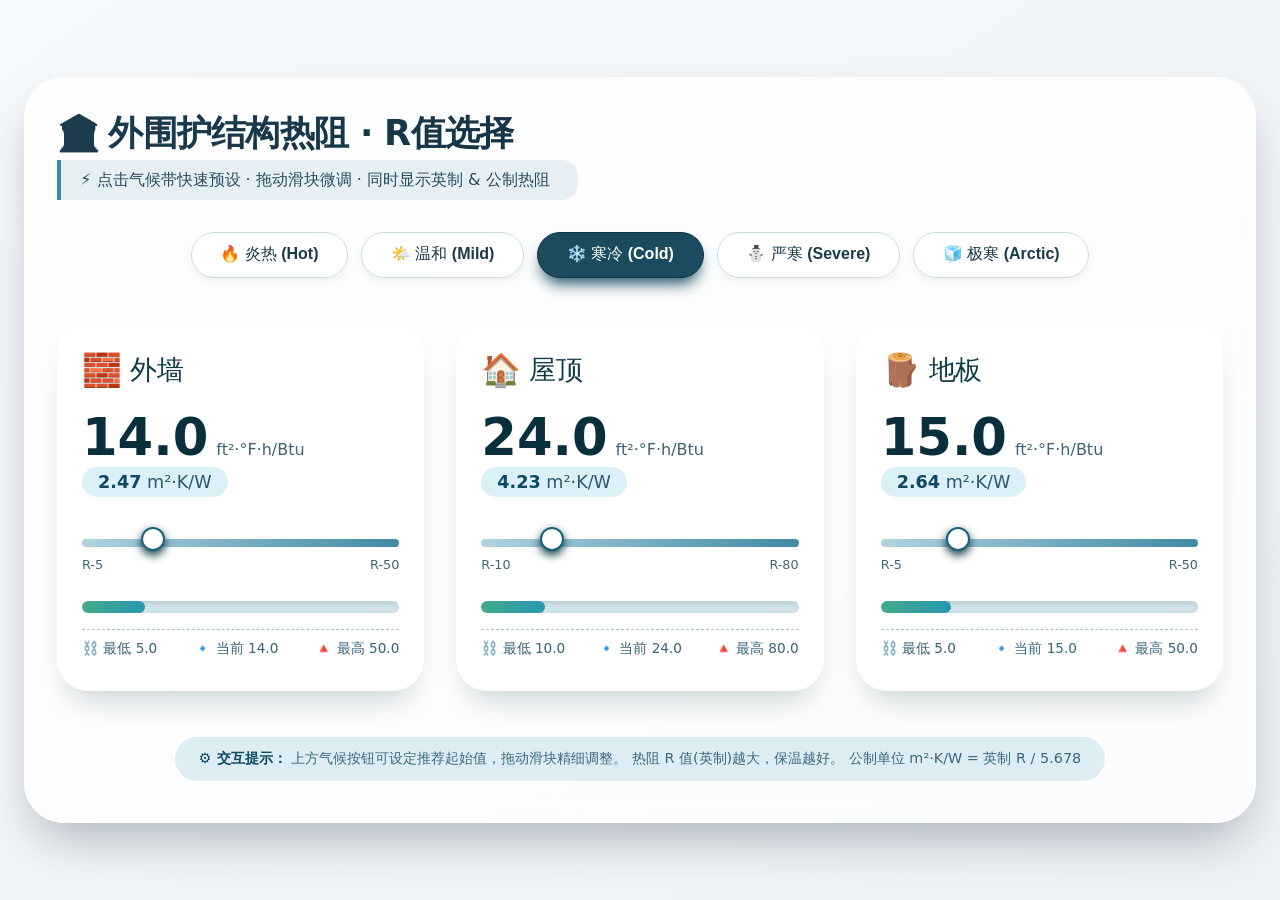
<file: index.html>
<!DOCTYPE html>
<html lang="en">
<head>
    <meta charset="UTF-8">
    <meta name="viewport" content="width=device-width, initial-scale=1.0">
    <title>建筑外围护结构 · 热阻R值选择器</title>
    <style>
        * {
            box-sizing: border-box;
            margin: 0;
            padding: 0;
        }

        body {
            font-family: 'Inter', system-ui, -apple-system, BlinkMacSystemFont, 'Segoe UI', Roboto, sans-serif;
            background: linear-gradient(145deg, #f6f9fc 0%, #eef2f5 100%);
            min-height: 100vh;
            display: flex;
            justify-content: center;
            align-items: center;
            padding: 1.5rem;
        }

        .card-panel {
            max-width: 1300px;
            width: 100%;
            background: rgba(255,255,255,0.75);
            backdrop-filter: blur(10px);
            -webkit-backdrop-filter: blur(10px);
            border-radius: 2.5rem;
            box-shadow: 0 25px 50px -12px rgba(0, 20, 40, 0.3), inset 0 1px 2px rgba(255,255,255,0.8);
            padding: 2rem 2rem 2.5rem;
            border: 1px solid rgba(255,255,255,0.5);
        }

        h1 {
            font-size: 2.2rem;
            font-weight: 600;
            letter-spacing: -0.02em;
            background: linear-gradient(145deg, #1B3B4F, #0F2A38);
            -webkit-background-clip: text;
            -webkit-text-fill-color: transparent;
            background-clip: text;
            margin-bottom: 0.2rem;
            display: flex;
            align-items: center;
            gap: 0.5rem;
        }

        .subhead {
            font-size: 1rem;
            color: #2c4b60;
            margin-bottom: 2rem;
            border-left: 4px solid #3b8ba0;
            padding-left: 1.2rem;
            background: #e6f0f4;
            border-radius: 0 1rem 1rem 0;
            width: fit-content;
            padding: 0.6rem 1.8rem 0.6rem 1.2rem;
            font-weight: 400;
        }

        /* 气候按钮组 */
        .climate-bar {
            display: flex;
            flex-wrap: wrap;
            gap: 0.8rem;
            margin-bottom: 2.8rem;
            justify-content: center;
        }

        .climate-btn {
            background: white;
            border: 1px solid #cbdae3;
            color: #1a3b47;
            padding: 0.7rem 1.8rem;
            border-radius: 40px;
            font-size: 1rem;
            font-weight: 550;
            display: inline-flex;
            align-items: center;
            gap: 0.4rem;
            cursor: pointer;
            transition: all 0.2s ease;
            box-shadow: 0 4px 8px rgba(0,20,30,0.05);
            backdrop-filter: blur(4px);
        }

        .climate-btn:hover {
            background: #e1f0f7;
            border-color: #3f8ca3;
            transform: translateY(-2px);
            box-shadow: 0 10px 18px -8px #2b6c84;
        }

        .climate-btn.active {
            background: #1a4b5e;
            border-color: #0e3340;
            color: white;
            box-shadow: 0 10px 15px -5px #164c61;
        }

        /* 三列卡片 */
        .grid-cards {
            display: grid;
            grid-template-columns: repeat(auto-fit, minmax(280px, 1fr));
            gap: 2rem;
            margin-top: 1rem;
        }

        .part-card {
            background: rgba(255, 255, 255, 0.8);
            backdrop-filter: blur(8px);
            -webkit-backdrop-filter: blur(8px);
            border-radius: 2rem;
            padding: 1.8rem 1.5rem 2rem;
            box-shadow: 0 20px 30px -12px rgba(0, 40, 50, 0.2);
            border: 1px solid rgba(255,255,255,0.7);
            transition: 0.15s;
            display: flex;
            flex-direction: column;
        }

        .part-card:hover {
            background: rgba(255, 255, 255, 0.95);
            box-shadow: 0 25px 35px -12px #1d4f63;
        }

        .card-header {
            display: flex;
            align-items: center;
            gap: 0.5rem;
            margin-bottom: 1.5rem;
        }

        .card-header h2 {
            font-size: 1.7rem;
            font-weight: 550;
            color: #0e3b48;
            letter-spacing: -0.01em;
        }

        .icon {
            font-size: 2rem;
            line-height: 1;
        }

        .rvalue-large {
            font-size: 3.2rem;
            font-weight: 650;
            color: #0a2f3c;
            line-height: 1;
            margin-bottom: 0.25rem;
            display: flex;
            align-items: baseline;
            gap: 0.3rem;
        }

        .rvalue-large small {
            font-size: 1rem;
            font-weight: 400;
            color: #3f6372;
            margin-left: 0.2rem;
        }

        .metric-row {
            font-size: 1.1rem;
            color: #2c5770;
            margin-bottom: 1rem;
            background: #dcf0f7;
            padding: 0.3rem 1rem;
            border-radius: 30px;
            display: inline-block;
            align-self: flex-start;
        }

        .metric-row span {
            font-weight: 650;
            color: #0c4a5e;
        }

        /* 滑块 */
        .slider-container {
            margin: 1.2rem 0 0.8rem;
        }

        input[type=range] {
            width: 100%;
            height: 8px;
            background: linear-gradient(90deg, #b0d3df 0%, #3f8ba3 100%);
            border-radius: 20px;
            -webkit-appearance: none;
            appearance: none;
        }

        input[type=range]::-webkit-slider-thumb {
            -webkit-appearance: none;
            width: 24px;
            height: 24px;
            background: white;
            border-radius: 50%;
            box-shadow: 0 4px 10px #0a3440;
            border: 2px solid #1c6279;
            cursor: pointer;
            margin-top: -8px;
            transition: 0.1s;
        }

        input[type=range]::-webkit-slider-thumb:hover { background: #e9f7ff; transform: scale(1.15); }
        input[type=range]::-moz-range-thumb {
            width: 24px; height: 24px; background: white; border: 2px solid #1c6279; border-radius: 50%; cursor: pointer;
        }

        .range-labels {
            display: flex;
            justify-content: space-between;
            font-size: 0.8rem;
            color: #3f6575;
            margin-top: 0.4rem;
        }

        /* 进度条可视化 */
        .progress-wrapper {
            margin: 1rem 0 0.4rem;
        }

        .progress-bg {
            width: 100%;
            height: 12px;
            background: #d0e2e9;
            border-radius: 30px;
            overflow: hidden;
            box-shadow: inset 0 2px 4px rgba(0,0,0,0.1);
        }

        .progress-fill {
            height: 100%;
            width: 40%;
            background: linear-gradient(90deg, #43aa8b, #2897b0);
            border-radius: 30px;
            transition: width 0.15s ease;
        }

        .minmax-note {
            font-size: 0.85rem;
            color: #346477;
            display: flex;
            justify-content: space-between;
            margin-top: 0.6rem;
            border-top: 1px dashed #a6c4d2;
            padding-top: 0.6rem;
        }

        .footer-note {
            margin-top: 2.8rem;
            text-align: center;
            color: #3c687b;
            font-size: 0.9rem;
            background: #deedf3;
            padding: 0.8rem 1.5rem;
            border-radius: 60px;
            width: fit-content;
            margin-left: auto;
            margin-right: auto;
            backdrop-filter: blur(4px);
            border: 1px solid white;
        }

        .footer-note strong {
            color: #0e4b5e;
            font-weight: 600;
        }
    </style>
</head>
<body>
<div class="card-panel">
    <h1>
        <span>🏛️</span> 外围护结构热阻 · R值选择
    </h1>
    <div class="subhead">
        ⚡ 点击气候带快速预设 · 拖动滑块微调 · 同时显示英制 & 公制热阻
    </div>

    <!-- 气候预设按钮 (5个) -->
    <div class="climate-bar" id="climateBar">
        <button class="climate-btn" data-preset="hot">🔥 炎热 (Hot)</button>
        <button class="climate-btn" data-preset="mild">🌤️ 温和 (Mild)</button>
        <button class="climate-btn" data-preset="cold">❄️ 寒冷 (Cold)</button>
        <button class="climate-btn" data-preset="severe">⛄ 严寒 (Severe)</button>
        <button class="climate-btn" data-preset="arctic">🧊 极寒 (Arctic)</button>
    </div>

    <!-- 三个主要构件卡片 -->
    <div class="grid-cards">
        <!-- 墙体卡片 -->
        <div class="part-card">
            <div class="card-header">
                <span class="icon">🧱</span>
                <h2>外墙</h2>
            </div>
            <div class="rvalue-large">
                <span id="wallRvalue">21.0</span> <small>ft²·°F·h/Btu</small>
            </div>
            <div class="metric-row">
                <span id="wallMetric">3.70</span> m²·K/W
            </div>
            <div class="slider-container">
                <input type="range" id="wallSlider" min="5" max="50" value="21" step="0.1">
                <div class="range-labels">
                    <span>R-5</span>
                    <span>R-50</span>
                </div>
            </div>
            <div class="progress-wrapper">
                <div class="progress-bg">
                    <div class="progress-fill" id="wallProgressFill" style="width: 35.5%;"></div>
                </div>
            </div>
            <div class="minmax-note">
                <span>⛓️ 最低 5.0</span>
                <span>🔹 当前  <span id="wallCurrentMinMax">21.0</span></span>
                <span>🔺 最高 50.0</span>
            </div>
        </div>

        <!-- 屋顶卡片 -->
        <div class="part-card">
            <div class="card-header">
                <span class="icon">🏠</span>
                <h2>屋顶</h2>
            </div>
            <div class="rvalue-large">
                <span id="roofRvalue">38.0</span> <small>ft²·°F·h/Btu</small>
            </div>
            <div class="metric-row">
                <span id="roofMetric">6.69</span> m²·K/W
            </div>
            <div class="slider-container">
                <input type="range" id="roofSlider" min="10" max="80" value="38" step="0.1">
                <div class="range-labels">
                    <span>R-10</span>
                    <span>R-80</span>
                </div>
            </div>
            <div class="progress-wrapper">
                <div class="progress-bg">
                    <div class="progress-fill" id="roofProgressFill" style="width: 40.0%;"></div>
                </div>
            </div>
            <div class="minmax-note">
                <span>⛓️ 最低 10.0</span>
                <span>🔹 当前 <span id="roofCurrentMinMax">38.0</span></span>
                <span>🔺 最高 80.0</span>
            </div>
        </div>

        <!-- 地板/楼板卡片 -->
        <div class="part-card">
            <div class="card-header">
                <span class="icon">🪵</span>
                <h2>地板</h2>
            </div>
            <div class="rvalue-large">
                <span id="floorRvalue">19.0</span> <small>ft²·°F·h/Btu</small>
            </div>
            <div class="metric-row">
                <span id="floorMetric">3.35</span> m²·K/W
            </div>
            <div class="slider-container">
                <input type="range" id="floorSlider" min="5" max="50" value="19" step="0.1">
                <div class="range-labels">
                    <span>R-5</span>
                    <span>R-50</span>
                </div>
            </div>
            <div class="progress-wrapper">
                <div class="progress-bg">
                    <div class="progress-fill" id="floorProgressFill" style="width: 31.1%;"></div>
                </div>
            </div>
            <div class="minmax-note">
                <span>⛓️ 最低 5.0</span>
                <span>🔹 当前 <span id="floorCurrentMinMax">19.0</span></span>
                <span>🔺 最高 50.0</span>
            </div>
        </div>
    </div>

    <div class="footer-note">
        <strong>⚙️ 交互提示：</strong> 上方气候按钮可设定推荐起始值，拖动滑块精细调整。
        热阻 R 值(英制)越大，保温越好。 公制单位 m²·K/W = 英制 R / 5.678
    </div>
</div>

<script>
    (function() {
        // ---------- 获取DOM元素 ----------
        const wallSlider = document.getElementById('wallSlider');
        const roofSlider = document.getElementById('roofSlider');
        const floorSlider = document.getElementById('floorSlider');

        const wallRvalue = document.getElementById('wallRvalue');
        const roofRvalue = document.getElementById('roofRvalue');
        const floorRvalue = document.getElementById('floorRvalue');

        const wallMetric = document.getElementById('wallMetric');
        const roofMetric = document.getElementById('roofMetric');
        const floorMetric = document.getElementById('floorMetric');

        const wallProgress = document.getElementById('wallProgressFill');
        const roofProgress = document.getElementById('roofProgressFill');
        const floorProgress = document.getElementById('floorProgressFill');

        // 卡片里显示当前值的辅助span (minmax区域)
        const wallCurrentMin = document.getElementById('wallCurrentMinMax');
        const roofCurrentMin = document.getElementById('roofCurrentMinMax');
        const floorCurrentMin = document.getElementById('floorCurrentMinMax');

        // 气候按钮
        const climateBtns = document.querySelectorAll('.climate-btn');

        // ---------- 气候预设数据 (英制 R值) ----------
        const presets = {
            hot:   { wall: 7.0, roof: 12.0, floor: 5.0 },
            mild:  { wall: 11.0, roof: 16.0, floor: 10.0 },
            cold:  { wall: 14.0, roof: 24.0, floor: 15.0 },
            severe:{ wall: 17.0, roof: 27.0, floor: 20.0 },
            arctic:{ wall: 20.0, roof: 30.0, floor: 25.0 }
        };

        // ---------- 通用更新函数：根据滑块当前值刷新UI ----------
        function updateAllFromSliders() {
            // 墙体
            let wVal = parseFloat(wallSlider.value);
            let wMin = parseFloat(wallSlider.min);
            let wMax = parseFloat(wallSlider.max);
            wallRvalue.textContent = wVal.toFixed(1);
            wallMetric.textContent = (wVal / 5.678).toFixed(2);
            // 进度条宽度百分比
            let wPercent = ((wVal - wMin) / (wMax - wMin)) * 100;
            wallProgress.style.width = wPercent + '%';
            if (wallCurrentMin) wallCurrentMin.textContent = wVal.toFixed(1);

            // 屋顶
            let rVal = parseFloat(roofSlider.value);
            let rMin = parseFloat(roofSlider.min);
            let rMax = parseFloat(roofSlider.max);
            roofRvalue.textContent = rVal.toFixed(1);
            roofMetric.textContent = (rVal / 5.678).toFixed(2);
            let rPercent = ((rVal - rMin) / (rMax - rMin)) * 100;
            roofProgress.style.width = rPercent + '%';
            if (roofCurrentMin) roofCurrentMin.textContent = rVal.toFixed(1);

            // 地板
            let fVal = parseFloat(floorSlider.value);
            let fMin = parseFloat(floorSlider.min);
            let fMax = parseFloat(floorSlider.max);
            floorRvalue.textContent = fVal.toFixed(1);
            floorMetric.textContent = (fVal / 5.678).toFixed(2);
            let fPercent = ((fVal - fMin) / (fMax - fMin)) * 100;
            floorProgress.style.width = fPercent + '%';
            if (floorCurrentMin) floorCurrentMin.textContent = fVal.toFixed(1);
        }

        // ---------- 应用预设 (同时会更新滑块值) ----------
        function applyPreset(presetKey) {
            const vals = presets[presetKey];
            if (!vals) return;
            wallSlider.value = vals.wall;
            roofSlider.value = vals.roof;
            floorSlider.value = vals.floor;
            updateAllFromSliders();   // 刷新数字、进度条
        }

        // ---------- 高亮当前按钮 (移除其他active) ----------
        function setActiveButton(presetKey) {
            climateBtns.forEach(btn => {
                const btnPreset = btn.getAttribute('data-preset');
                if (btnPreset === presetKey) {
                    btn.classList.add('active');
                } else {
                    btn.classList.remove('active');
                }
            });
        }

        // ---------- 给所有气候按钮绑定事件 ----------
        climateBtns.forEach(btn => {
            btn.addEventListener('click', function(e) {
                const preset = this.getAttribute('data-preset');
                applyPreset(preset);
                setActiveButton(preset);
            });
        });

        // ---------- 滑块实时监听 ----------
        wallSlider.addEventListener('input', updateAllFromSliders);
        roofSlider.addEventListener('input', updateAllFromSliders);
        floorSlider.addEventListener('input', updateAllFromSliders);

        // ---------- 页面初始化：默认寒冷(cold)高亮且应用数值 ----------
        window.addEventListener('DOMContentLoaded', function() {
            // 默认预设 'cold'
            applyPreset('cold');
            setActiveButton('cold');
        });

        // 额外确保手动修改滑块时，不改变按钮高亮（但无所谓，高亮仅用于指示上次点击的预设）
        // 但为了视觉一致性，也可以不做额外处理。当手动拖动后，按钮高亮可能依然留在之前的气候上，这符合预期：提示上次预设值。
        // 如果希望拖动后高亮取消，可增加以下逻辑：但会失去预设指示，不太必要。保持当前逻辑。

        // 附加：在更新时也同步 minmax 里的当前值（已做），另外解决初始进度条精度问题 (已在html内写style，但会被覆盖)
        // 确保初始调用一次 (但applyPreset里已经调用，并且DOMContentLoaded会触发)
        // 但以防万一，再调用一次。
        setTimeout(() => {
            // 确保所有元素渲染后数值正确
            updateAllFromSliders();
        }, 10);
    })();
</script>
<!-- 注：部分内联style中的进度条初始宽度会被脚本覆盖，无需担心 -->
</body>
</html>
</file>
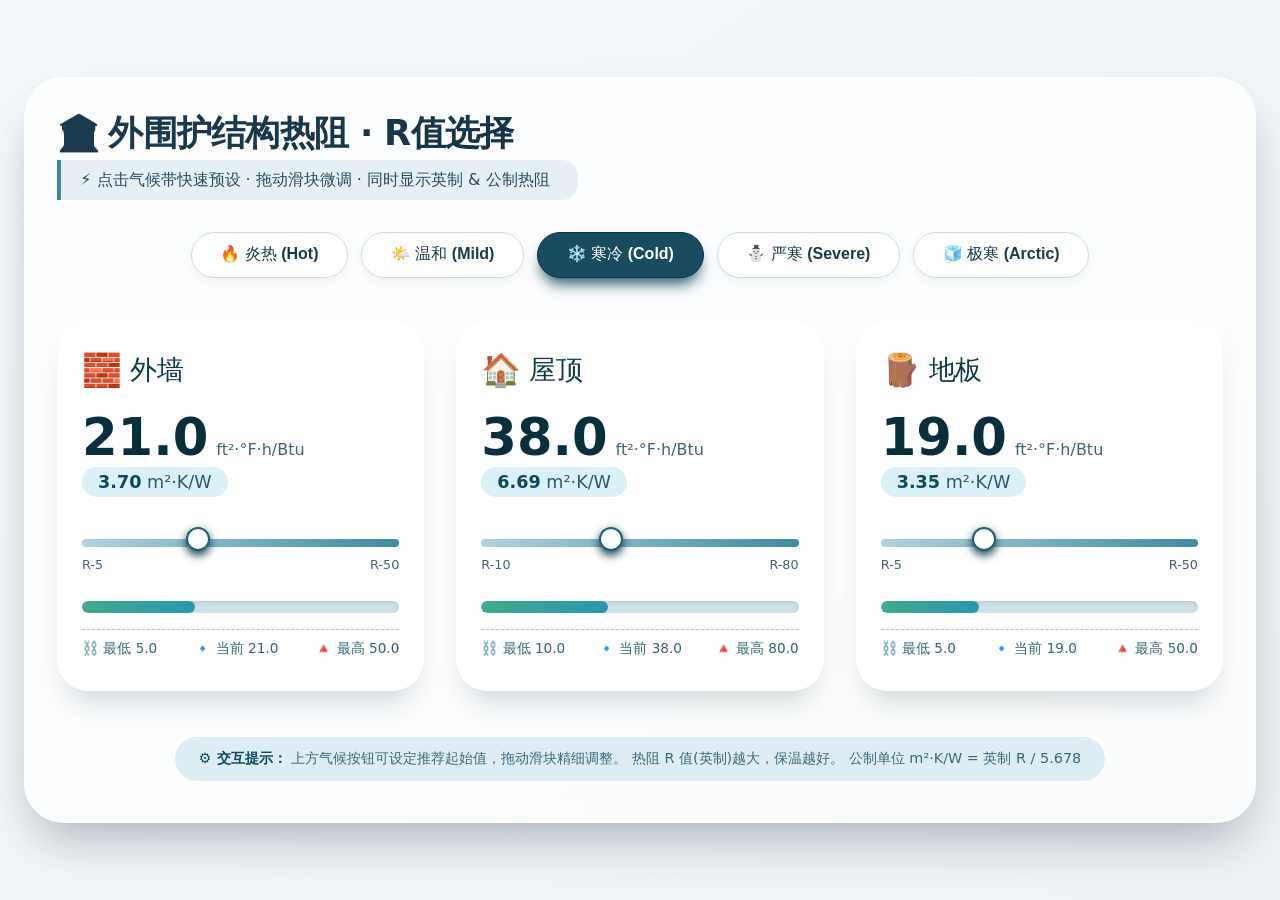
<file: deepseek_html_20260222_1e4f94.html>
<!DOCTYPE html>
<html lang="en">
<head>
    <meta charset="UTF-8">
    <meta name="viewport" content="width=device-width, initial-scale=1.0">
    <title>建筑外围护结构 · 热阻R值选择器</title>
    <style>
        * {
            box-sizing: border-box;
            margin: 0;
            padding: 0;
        }

        body {
            font-family: 'Inter', system-ui, -apple-system, BlinkMacSystemFont, 'Segoe UI', Roboto, sans-serif;
            background: linear-gradient(145deg, #f6f9fc 0%, #eef2f5 100%);
            min-height: 100vh;
            display: flex;
            justify-content: center;
            align-items: center;
            padding: 1.5rem;
        }

        .card-panel {
            max-width: 1300px;
            width: 100%;
            background: rgba(255,255,255,0.75);
            backdrop-filter: blur(10px);
            -webkit-backdrop-filter: blur(10px);
            border-radius: 2.5rem;
            box-shadow: 0 25px 50px -12px rgba(0, 20, 40, 0.3), inset 0 1px 2px rgba(255,255,255,0.8);
            padding: 2rem 2rem 2.5rem;
            border: 1px solid rgba(255,255,255,0.5);
        }

        h1 {
            font-size: 2.2rem;
            font-weight: 600;
            letter-spacing: -0.02em;
            background: linear-gradient(145deg, #1B3B4F, #0F2A38);
            -webkit-background-clip: text;
            -webkit-text-fill-color: transparent;
            background-clip: text;
            margin-bottom: 0.2rem;
            display: flex;
            align-items: center;
            gap: 0.5rem;
        }

        .subhead {
            font-size: 1rem;
            color: #2c4b60;
            margin-bottom: 2rem;
            border-left: 4px solid #3b8ba0;
            padding-left: 1.2rem;
            background: #e6f0f4;
            border-radius: 0 1rem 1rem 0;
            width: fit-content;
            padding: 0.6rem 1.8rem 0.6rem 1.2rem;
            font-weight: 400;
        }

        /* 气候按钮组 */
        .climate-bar {
            display: flex;
            flex-wrap: wrap;
            gap: 0.8rem;
            margin-bottom: 2.8rem;
            justify-content: center;
        }

        .climate-btn {
            background: white;
            border: 1px solid #cbdae3;
            color: #1a3b47;
            padding: 0.7rem 1.8rem;
            border-radius: 40px;
            font-size: 1rem;
            font-weight: 550;
            display: inline-flex;
            align-items: center;
            gap: 0.4rem;
            cursor: pointer;
            transition: all 0.2s ease;
            box-shadow: 0 4px 8px rgba(0,20,30,0.05);
            backdrop-filter: blur(4px);
        }

        .climate-btn:hover {
            background: #e1f0f7;
            border-color: #3f8ca3;
            transform: translateY(-2px);
            box-shadow: 0 10px 18px -8px #2b6c84;
        }

        .climate-btn.active {
            background: #1a4b5e;
            border-color: #0e3340;
            color: white;
            box-shadow: 0 10px 15px -5px #164c61;
        }

        /* 三列卡片 */
        .grid-cards {
            display: grid;
            grid-template-columns: repeat(auto-fit, minmax(280px, 1fr));
            gap: 2rem;
            margin-top: 1rem;
        }

        .part-card {
            background: rgba(255, 255, 255, 0.8);
            backdrop-filter: blur(8px);
            -webkit-backdrop-filter: blur(8px);
            border-radius: 2rem;
            padding: 1.8rem 1.5rem 2rem;
            box-shadow: 0 20px 30px -12px rgba(0, 40, 50, 0.2);
            border: 1px solid rgba(255,255,255,0.7);
            transition: 0.15s;
            display: flex;
            flex-direction: column;
        }

        .part-card:hover {
            background: rgba(255, 255, 255, 0.95);
            box-shadow: 0 25px 35px -12px #1d4f63;
        }

        .card-header {
            display: flex;
            align-items: center;
            gap: 0.5rem;
            margin-bottom: 1.5rem;
        }

        .card-header h2 {
            font-size: 1.7rem;
            font-weight: 550;
            color: #0e3b48;
            letter-spacing: -0.01em;
        }

        .icon {
            font-size: 2rem;
            line-height: 1;
        }

        .rvalue-large {
            font-size: 3.2rem;
            font-weight: 650;
            color: #0a2f3c;
            line-height: 1;
            margin-bottom: 0.25rem;
            display: flex;
            align-items: baseline;
            gap: 0.3rem;
        }

        .rvalue-large small {
            font-size: 1rem;
            font-weight: 400;
            color: #3f6372;
            margin-left: 0.2rem;
        }

        .metric-row {
            font-size: 1.1rem;
            color: #2c5770;
            margin-bottom: 1rem;
            background: #dcf0f7;
            padding: 0.3rem 1rem;
            border-radius: 30px;
            display: inline-block;
            align-self: flex-start;
        }

        .metric-row span {
            font-weight: 650;
            color: #0c4a5e;
        }

        /* 滑块 */
        .slider-container {
            margin: 1.2rem 0 0.8rem;
        }

        input[type=range] {
            width: 100%;
            height: 8px;
            background: linear-gradient(90deg, #b0d3df 0%, #3f8ba3 100%);
            border-radius: 20px;
            -webkit-appearance: none;
            appearance: none;
        }

        input[type=range]::-webkit-slider-thumb {
            -webkit-appearance: none;
            width: 24px;
            height: 24px;
            background: white;
            border-radius: 50%;
            box-shadow: 0 4px 10px #0a3440;
            border: 2px solid #1c6279;
            cursor: pointer;
            margin-top: -8px;
            transition: 0.1s;
        }

        input[type=range]::-webkit-slider-thumb:hover { background: #e9f7ff; transform: scale(1.15); }
        input[type=range]::-moz-range-thumb {
            width: 24px; height: 24px; background: white; border: 2px solid #1c6279; border-radius: 50%; cursor: pointer;
        }

        .range-labels {
            display: flex;
            justify-content: space-between;
            font-size: 0.8rem;
            color: #3f6575;
            margin-top: 0.4rem;
        }

        /* 进度条可视化 */
        .progress-wrapper {
            margin: 1rem 0 0.4rem;
        }

        .progress-bg {
            width: 100%;
            height: 12px;
            background: #d0e2e9;
            border-radius: 30px;
            overflow: hidden;
            box-shadow: inset 0 2px 4px rgba(0,0,0,0.1);
        }

        .progress-fill {
            height: 100%;
            width: 40%;
            background: linear-gradient(90deg, #43aa8b, #2897b0);
            border-radius: 30px;
            transition: width 0.15s ease;
        }

        .minmax-note {
            font-size: 0.85rem;
            color: #346477;
            display: flex;
            justify-content: space-between;
            margin-top: 0.6rem;
            border-top: 1px dashed #a6c4d2;
            padding-top: 0.6rem;
        }

        .footer-note {
            margin-top: 2.8rem;
            text-align: center;
            color: #3c687b;
            font-size: 0.9rem;
            background: #deedf3;
            padding: 0.8rem 1.5rem;
            border-radius: 60px;
            width: fit-content;
            margin-left: auto;
            margin-right: auto;
            backdrop-filter: blur(4px);
            border: 1px solid white;
        }

        .footer-note strong {
            color: #0e4b5e;
            font-weight: 600;
        }
    </style>
</head>
<body>
<div class="card-panel">
    <h1>
        <span>🏛️</span> 外围护结构热阻 · R值选择
    </h1>
    <div class="subhead">
        ⚡ 点击气候带快速预设 · 拖动滑块微调 · 同时显示英制 & 公制热阻
    </div>

    <!-- 气候预设按钮 (5个) -->
    <div class="climate-bar" id="climateBar">
        <button class="climate-btn" data-preset="hot">🔥 炎热 (Hot)</button>
        <button class="climate-btn" data-preset="mild">🌤️ 温和 (Mild)</button>
        <button class="climate-btn" data-preset="cold">❄️ 寒冷 (Cold)</button>
        <button class="climate-btn" data-preset="severe">⛄ 严寒 (Severe)</button>
        <button class="climate-btn" data-preset="arctic">🧊 极寒 (Arctic)</button>
    </div>

    <!-- 三个主要构件卡片 -->
    <div class="grid-cards">
        <!-- 墙体卡片 -->
        <div class="part-card">
            <div class="card-header">
                <span class="icon">🧱</span>
                <h2>外墙</h2>
            </div>
            <div class="rvalue-large">
                <span id="wallRvalue">21.0</span> <small>ft²·°F·h/Btu</small>
            </div>
            <div class="metric-row">
                <span id="wallMetric">3.70</span> m²·K/W
            </div>
            <div class="slider-container">
                <input type="range" id="wallSlider" min="5" max="50" value="21" step="0.1">
                <div class="range-labels">
                    <span>R-5</span>
                    <span>R-50</span>
                </div>
            </div>
            <div class="progress-wrapper">
                <div class="progress-bg">
                    <div class="progress-fill" id="wallProgressFill" style="width: 35.5%;"></div>
                </div>
            </div>
            <div class="minmax-note">
                <span>⛓️ 最低 5.0</span>
                <span>🔹 当前  <span id="wallCurrentMinMax">21.0</span></span>
                <span>🔺 最高 50.0</span>
            </div>
        </div>

        <!-- 屋顶卡片 -->
        <div class="part-card">
            <div class="card-header">
                <span class="icon">🏠</span>
                <h2>屋顶</h2>
            </div>
            <div class="rvalue-large">
                <span id="roofRvalue">38.0</span> <small>ft²·°F·h/Btu</small>
            </div>
            <div class="metric-row">
                <span id="roofMetric">6.69</span> m²·K/W
            </div>
            <div class="slider-container">
                <input type="range" id="roofSlider" min="10" max="80" value="38" step="0.1">
                <div class="range-labels">
                    <span>R-10</span>
                    <span>R-80</span>
                </div>
            </div>
            <div class="progress-wrapper">
                <div class="progress-bg">
                    <div class="progress-fill" id="roofProgressFill" style="width: 40.0%;"></div>
                </div>
            </div>
            <div class="minmax-note">
                <span>⛓️ 最低 10.0</span>
                <span>🔹 当前 <span id="roofCurrentMinMax">38.0</span></span>
                <span>🔺 最高 80.0</span>
            </div>
        </div>

        <!-- 地板/楼板卡片 -->
        <div class="part-card">
            <div class="card-header">
                <span class="icon">🪵</span>
                <h2>地板</h2>
            </div>
            <div class="rvalue-large">
                <span id="floorRvalue">19.0</span> <small>ft²·°F·h/Btu</small>
            </div>
            <div class="metric-row">
                <span id="floorMetric">3.35</span> m²·K/W
            </div>
            <div class="slider-container">
                <input type="range" id="floorSlider" min="5" max="50" value="19" step="0.1">
                <div class="range-labels">
                    <span>R-5</span>
                    <span>R-50</span>
                </div>
            </div>
            <div class="progress-wrapper">
                <div class="progress-bg">
                    <div class="progress-fill" id="floorProgressFill" style="width: 31.1%;"></div>
                </div>
            </div>
            <div class="minmax-note">
                <span>⛓️ 最低 5.0</span>
                <span>🔹 当前 <span id="floorCurrentMinMax">19.0</span></span>
                <span>🔺 最高 50.0</span>
            </div>
        </div>
    </div>

    <div class="footer-note">
        <strong>⚙️ 交互提示：</strong> 上方气候按钮可设定推荐起始值，拖动滑块精细调整。
        热阻 R 值(英制)越大，保温越好。 公制单位 m²·K/W = 英制 R / 5.678
    </div>
</div>

<script>
    (function() {
        // ---------- 获取DOM元素 ----------
        const wallSlider = document.getElementById('wallSlider');
        const roofSlider = document.getElementById('roofSlider');
        const floorSlider = document.getElementById('floorSlider');

        const wallRvalue = document.getElementById('wallRvalue');
        const roofRvalue = document.getElementById('roofRvalue');
        const floorRvalue = document.getElementById('floorRvalue');

        const wallMetric = document.getElementById('wallMetric');
        const roofMetric = document.getElementById('roofMetric');
        const floorMetric = document.getElementById('floorMetric');

        const wallProgress = document.getElementById('wallProgressFill');
        const roofProgress = document.getElementById('roofProgressFill');
        const floorProgress = document.getElementById('floorProgressFill');

        // 卡片里显示当前值的辅助span (minmax区域)
        const wallCurrentMin = document.getElementById('wallCurrentMinMax');
        const roofCurrentMin = document.getElementById('roofCurrentMinMax');
        const floorCurrentMin = document.getElementById('floorCurrentMinMax');

        // 气候按钮
        const climateBtns = document.querySelectorAll('.climate-btn');

        // ---------- 气候预设数据 (英制 R值) ----------
        const presets = {
            hot:   { wall: 13.0, roof: 25.0, floor: 10.0 },
            mild:  { wall: 15.0, roof: 30.0, floor: 13.0 },
            cold:  { wall: 21.0, roof: 38.0, floor: 19.0 },
            severe:{ wall: 25.0, roof: 49.0, floor: 25.0 },
            arctic:{ wall: 35.0, roof: 70.0, floor: 35.0 }
        };

        // ---------- 通用更新函数：根据滑块当前值刷新UI ----------
        function updateAllFromSliders() {
            // 墙体
            let wVal = parseFloat(wallSlider.value);
            let wMin = parseFloat(wallSlider.min);
            let wMax = parseFloat(wallSlider.max);
            wallRvalue.textContent = wVal.toFixed(1);
            wallMetric.textContent = (wVal / 5.678).toFixed(2);
            // 进度条宽度百分比
            let wPercent = ((wVal - wMin) / (wMax - wMin)) * 100;
            wallProgress.style.width = wPercent + '%';
            if (wallCurrentMin) wallCurrentMin.textContent = wVal.toFixed(1);

            // 屋顶
            let rVal = parseFloat(roofSlider.value);
            let rMin = parseFloat(roofSlider.min);
            let rMax = parseFloat(roofSlider.max);
            roofRvalue.textContent = rVal.toFixed(1);
            roofMetric.textContent = (rVal / 5.678).toFixed(2);
            let rPercent = ((rVal - rMin) / (rMax - rMin)) * 100;
            roofProgress.style.width = rPercent + '%';
            if (roofCurrentMin) roofCurrentMin.textContent = rVal.toFixed(1);

            // 地板
            let fVal = parseFloat(floorSlider.value);
            let fMin = parseFloat(floorSlider.min);
            let fMax = parseFloat(floorSlider.max);
            floorRvalue.textContent = fVal.toFixed(1);
            floorMetric.textContent = (fVal / 5.678).toFixed(2);
            let fPercent = ((fVal - fMin) / (fMax - fMin)) * 100;
            floorProgress.style.width = fPercent + '%';
            if (floorCurrentMin) floorCurrentMin.textContent = fVal.toFixed(1);
        }

        // ---------- 应用预设 (同时会更新滑块值) ----------
        function applyPreset(presetKey) {
            const vals = presets[presetKey];
            if (!vals) return;
            wallSlider.value = vals.wall;
            roofSlider.value = vals.roof;
            floorSlider.value = vals.floor;
            updateAllFromSliders();   // 刷新数字、进度条
        }

        // ---------- 高亮当前按钮 (移除其他active) ----------
        function setActiveButton(presetKey) {
            climateBtns.forEach(btn => {
                const btnPreset = btn.getAttribute('data-preset');
                if (btnPreset === presetKey) {
                    btn.classList.add('active');
                } else {
                    btn.classList.remove('active');
                }
            });
        }

        // ---------- 给所有气候按钮绑定事件 ----------
        climateBtns.forEach(btn => {
            btn.addEventListener('click', function(e) {
                const preset = this.getAttribute('data-preset');
                applyPreset(preset);
                setActiveButton(preset);
            });
        });

        // ---------- 滑块实时监听 ----------
        wallSlider.addEventListener('input', updateAllFromSliders);
        roofSlider.addEventListener('input', updateAllFromSliders);
        floorSlider.addEventListener('input', updateAllFromSliders);

        // ---------- 页面初始化：默认寒冷(cold)高亮且应用数值 ----------
        window.addEventListener('DOMContentLoaded', function() {
            // 默认预设 'cold'
            applyPreset('cold');
            setActiveButton('cold');
        });

        // 额外确保手动修改滑块时，不改变按钮高亮（但无所谓，高亮仅用于指示上次点击的预设）
        // 但为了视觉一致性，也可以不做额外处理。当手动拖动后，按钮高亮可能依然留在之前的气候上，这符合预期：提示上次预设值。
        // 如果希望拖动后高亮取消，可增加以下逻辑：但会失去预设指示，不太必要。保持当前逻辑。

        // 附加：在更新时也同步 minmax 里的当前值（已做），另外解决初始进度条精度问题 (已在html内写style，但会被覆盖)
        // 确保初始调用一次 (但applyPreset里已经调用，并且DOMContentLoaded会触发)
        // 但以防万一，再调用一次。
        setTimeout(() => {
            // 确保所有元素渲染后数值正确
            updateAllFromSliders();
        }, 10);
    })();
</script>
<!-- 注：部分内联style中的进度条初始宽度会被脚本覆盖，无需担心 -->
</body>
</html>
</file>
